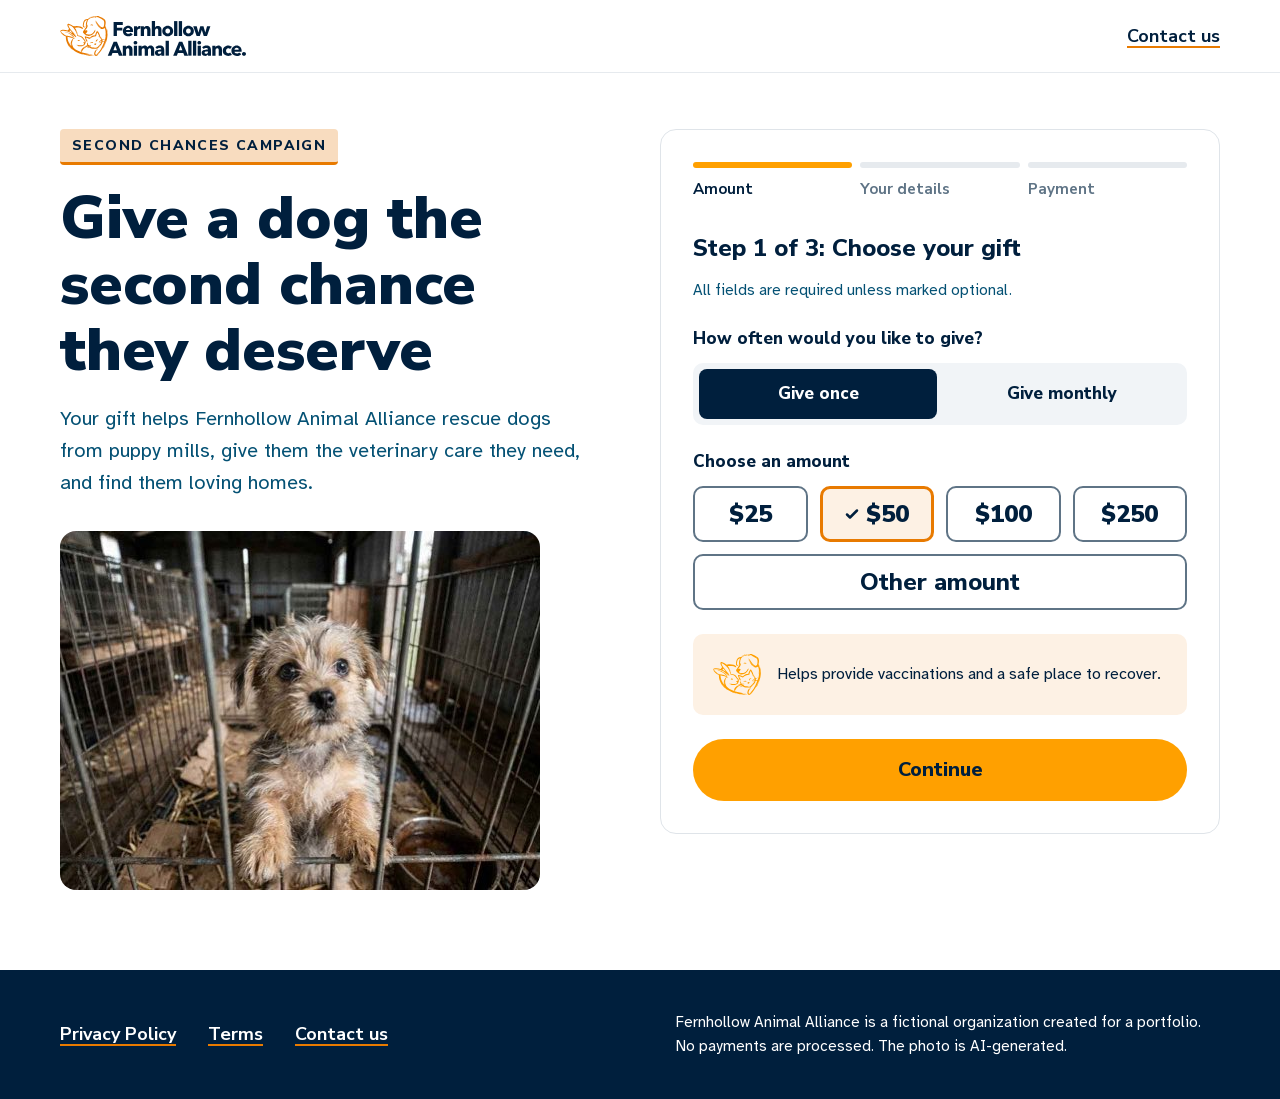
<file: index.html>
<!doctype html>
<html lang="en">
  <head>
    <meta charset="utf-8" />
    <meta name="viewport" content="width=device-width, initial-scale=1" />
    <title>Donate | Fernhollow Animal Alliance</title>
    <meta
      name="description"
      content="Give a rescued dog a second chance with a gift to Fernhollow Animal Alliance, a fictional charity."
    />
    <link rel="icon" href="assets/FAA-Logo-Mark.svg" type="image/svg+xml" />

    <!-- Start downloading the two main fonts early, so text doesn't jump when they arrive -->
    <link
      rel="preload"
      href="assets/fonts/nunito-sans-latin-wght.woff2"
      as="font"
      type="font/woff2"
      crossorigin
    />
    <link
      rel="preload"
      href="assets/fonts/atkinson-hyperlegible-latin-400.woff2"
      as="font"
      type="font/woff2"
      crossorigin
    />

    <link rel="stylesheet" href="styles.css" />
    <!-- "defer" runs the script after the page has been built -->
    <script src="script.js" defer></script>
  </head>
  <body>
    <!-- Lets keyboard users jump past the header. Hidden until it gets focus. -->
    <a class="skip-link" href="#donate">Skip to donation form</a>

    <header class="site-header">
      <a href="index.html" class="logo-link">
        <img
          src="assets/FAA-Logo-horizontal.svg"
          alt="Fernhollow Animal Alliance home"
          width="220"
          height="47"
        />
      </a>
      <a href="#" class="header-link">Contact us</a>
    </header>

    <main class="page">
      <!-- Left column: the campaign story -->
      <div class="story">
        <p class="campaign-tag">Second Chances Campaign</p>
        <!-- script.js swaps this text for the B headline when the URL ends in ?v=b -->
        <h1 id="headline">Give a dog the second chance they deserve</h1>
        <p class="intro">
          Your gift helps Fernhollow Animal Alliance rescue dogs from puppy
          mills, give them the veterinary care they need, and find them loving
          homes.
        </p>
        <!-- On phones the form is below the photo, so this jumps straight to it. CSS hides it on wide screens. -->
        <a href="#donate" class="jump-link">Give now</a>
        <!-- Phones get the smaller 480px photo -->
        <img
          class="story-photo"
          src="assets/Biscuit-puppy-optimized.jpg"
          srcset="
            assets/Biscuit-puppy-optimized-480.jpg 480w,
            assets/Biscuit-puppy-optimized.jpg     962w
          "
          sizes="(max-width: 600px) 100vw, 480px"
          width="962"
          height="720"
          alt="Biscuit, a small scruffy puppy, looks out through the bars of a wire cage."
        />
      </div>

      <!-- Right column: the donation form card -->
      <div class="form-card" id="donate">
        <!-- Progress bar. The colored bars are drawn by CSS.
             script.js fills the hidden "(completed)" text for finished steps. -->
        <ol class="progress" aria-label="Donation progress">
          <li class="progress-step" aria-current="step">
            Amount<span class="visually-hidden completed-text"></span>
          </li>
          <li class="progress-step">
            Your details<span class="visually-hidden completed-text"></span>
          </li>
          <li class="progress-step">
            Payment<span class="visually-hidden completed-text"></span>
          </li>
        </ol>

        <!-- novalidate turns off the browser's own error bubbles, so we can show our own messages -->
        <form class="donation-form" id="donation-form" novalidate>
          <!-- Error summary, shared by all steps. Shown by script.js when a step
               has more than one error. tabindex="-1" lets focus move here. -->
          <div class="error-summary" id="error-summary" tabindex="-1" hidden>
            <span class="error-summary-icon" aria-hidden="true">!</span>
            <div>
              <h2 class="error-summary-title" id="error-summary-title"></h2>
              <!-- Used for one-line messages, like a declined card -->
              <p class="error-summary-text" id="error-summary-text"></p>
              <ul class="error-summary-list" id="error-summary-list"></ul>
            </div>
          </div>

          <!-- Step 1: Choose your gift -->
          <section
            class="form-step"
            id="step-1"
            aria-labelledby="step-1-heading"
          >
            <!-- tabindex="-1" lets the script move focus here when the step changes -->
            <h2 id="step-1-heading" tabindex="-1">
              Step 1 of 3: Choose your gift
            </h2>
            <p class="required-note">
              All fields are required unless marked optional.
            </p>

            <!-- Real radio buttons, styled by CSS to look like a two-part toggle -->
            <fieldset class="frequency">
              <legend>How often would you like to give?</legend>
              <label class="frequency-option">
                <input type="radio" name="frequency" value="once" checked />
                <span class="option-label">
                  Give <span class="option-word">once</span>
                </span>
              </label>
              <label class="frequency-option">
                <input type="radio" name="frequency" value="monthly" />
                <span class="option-label">
                  Give <span class="option-word">monthly</span>
                </span>
              </label>
            </fieldset>

            <!-- Shown by script.js only when "Give monthly" is picked -->
            <p class="monthly-note" id="monthly-note" hidden>
              Monthly gifts let us plan rescues ahead. Cancel any time.
            </p>

            <!-- script.js changes these values and labels when the donor switches to monthly -->
            <fieldset class="amounts">
              <legend>Choose an amount</legend>
              <div class="amount-grid">
                <label class="amount-option">
                  <input type="radio" name="amount" value="25" />
                  <svg
                    class="check-icon"
                    aria-hidden="true"
                    focusable="false"
                    viewBox="0 0 16 16"
                    width="16"
                    height="16"
                  >
                    <path
                      d="M3 8.5l3 3 7-7"
                      fill="none"
                      stroke="currentColor"
                      stroke-width="2.5"
                      stroke-linecap="round"
                      stroke-linejoin="round"
                    />
                  </svg>
                  <span class="amount-text">$25</span>
                </label>
                <label class="amount-option">
                  <input type="radio" name="amount" value="50" checked />
                  <svg
                    class="check-icon"
                    aria-hidden="true"
                    focusable="false"
                    viewBox="0 0 16 16"
                    width="16"
                    height="16"
                  >
                    <path
                      d="M3 8.5l3 3 7-7"
                      fill="none"
                      stroke="currentColor"
                      stroke-width="2.5"
                      stroke-linecap="round"
                      stroke-linejoin="round"
                    />
                  </svg>
                  <span class="amount-text">$50</span>
                </label>
                <label class="amount-option">
                  <input type="radio" name="amount" value="100" />
                  <svg
                    class="check-icon"
                    aria-hidden="true"
                    focusable="false"
                    viewBox="0 0 16 16"
                    width="16"
                    height="16"
                  >
                    <path
                      d="M3 8.5l3 3 7-7"
                      fill="none"
                      stroke="currentColor"
                      stroke-width="2.5"
                      stroke-linecap="round"
                      stroke-linejoin="round"
                    />
                  </svg>
                  <span class="amount-text">$100</span>
                </label>
                <label class="amount-option">
                  <input type="radio" name="amount" value="250" />
                  <svg
                    class="check-icon"
                    aria-hidden="true"
                    focusable="false"
                    viewBox="0 0 16 16"
                    width="16"
                    height="16"
                  >
                    <path
                      d="M3 8.5l3 3 7-7"
                      fill="none"
                      stroke="currentColor"
                      stroke-width="2.5"
                      stroke-linecap="round"
                      stroke-linejoin="round"
                    />
                  </svg>
                  <span class="amount-text">$250</span>
                </label>
                <label class="amount-option amount-option-other">
                  <input type="radio" name="amount" value="other" />
                  <svg
                    class="check-icon"
                    aria-hidden="true"
                    focusable="false"
                    viewBox="0 0 16 16"
                    width="16"
                    height="16"
                  >
                    <path
                      d="M3 8.5l3 3 7-7"
                      fill="none"
                      stroke="currentColor"
                      stroke-width="2.5"
                      stroke-linecap="round"
                      stroke-linejoin="round"
                    />
                  </svg>
                  <span class="amount-text">Other amount</span>
                </label>
              </div>
            </fieldset>

            <!-- Shown by script.js only when "Other amount" is picked -->
            <div class="field other-amount" id="other-amount-box" hidden>
              <label for="other-amount">Other amount (USD)</label>
              <p class="hint" id="other-amount-hint">Minimum gift is $5</p>
              <div class="money-input">
                <!-- The label already says USD, so screen readers skip the $ sign -->
                <span class="money-prefix" aria-hidden="true">$</span>
                <input
                  class="text-input"
                  type="text"
                  id="other-amount"
                  name="other-amount"
                  inputmode="decimal"
                  autocomplete="off"
                  aria-describedby="other-amount-hint other-amount-error"
                />
              </div>
              <!-- Empty until there's an error to show. All amount errors go here. -->
              <p class="error-message" id="other-amount-error"></p>
            </div>

            <!-- Screen readers read this out politely whenever the amount changes -->
            <div class="impact">
              <img
                class="impact-icon"
                src="assets/FAA-Logo-Mark.svg"
                alt=""
                width="48"
                height="40"
              />
              <p class="impact-message" id="impact-message" aria-live="polite">
                Helps provide vaccinations and a safe place to recover.
              </p>
            </div>

            <button type="submit" class="button-primary">Continue</button>
          </section>

          <!-- Step 2: Your details. Hidden until step 1 is done. -->
          <section
            class="form-step"
            id="step-2"
            aria-labelledby="step-2-heading"
            hidden
          >
            <h2 id="step-2-heading" tabindex="-1">Step 2 of 3: Your details</h2>
            <p class="required-note">
              All fields are required unless marked optional.
            </p>

            <!-- script.js fills in the amount and how often -->
            <p class="gift-summary">
              Your gift: <strong id="gift-amount">$50</strong>
              <span id="gift-frequency">one-time</span>.
              <!-- A button, because it does something on the page instead of going somewhere -->
              <button type="button" class="link-button" id="change-gift">
                Change<span class="visually-hidden"> your gift</span>
              </button>
            </p>

            <!-- Pairs of fields: side by side from 480px, stacked on small phones -->
            <div class="field-row">
              <div class="field">
                <label for="first-name">First name</label>
                <input
                  class="text-input"
                  type="text"
                  id="first-name"
                  name="first-name"
                  autocomplete="given-name"
                  aria-describedby="first-name-error"
                />
                <p class="error-message" id="first-name-error"></p>
              </div>
              <div class="field">
                <label for="last-name">Last name</label>
                <input
                  class="text-input"
                  type="text"
                  id="last-name"
                  name="last-name"
                  autocomplete="family-name"
                  aria-describedby="last-name-error"
                />
                <p class="error-message" id="last-name-error"></p>
              </div>
            </div>

            <div class="field">
              <label for="email">Email address</label>
              <p class="hint" id="email-hint">We'll send your receipt here.</p>
              <input
                class="text-input"
                type="email"
                id="email"
                name="email"
                autocomplete="email"
                aria-describedby="email-hint email-error"
              />
              <p class="error-message" id="email-error"></p>
            </div>

            <div class="field-row">
              <div class="field">
                <label for="country">Country</label>
                <select
                  class="text-input"
                  id="country"
                  name="country"
                  autocomplete="country-name"
                  aria-describedby="country-error"
                >
                  <option value="">Select…</option>
                  <option value="US">United States</option>
                  <option value="CA">Canada</option>
                  <option value="GB">United Kingdom</option>
                  <option value="AU">Australia</option>
                  <option value="IE">Ireland</option>
                  <option value="NZ">New Zealand</option>
                  <option value="ZA">South Africa</option>
                </select>
                <p class="error-message" id="country-error"></p>
              </div>

              <div class="field">
                <label for="postal-code">Postal code</label>
                <input
                  class="text-input"
                  type="text"
                  id="postal-code"
                  name="postal-code"
                  autocomplete="postal-code"
                  aria-describedby="postal-code-error"
                />
                <p class="error-message" id="postal-code-error"></p>
              </div>
            </div>

            <!-- Unticked by default, and separate from giving -->
            <div class="checkbox-field">
              <input type="checkbox" id="email-updates" name="email-updates" />
              <label for="email-updates">
                Yes, email me updates about rescues and ways to help. You can
                unsubscribe at any time.
              </label>
            </div>

            <!-- type="button" so Back doesn't submit the form -->
            <div class="step-buttons">
              <button
                type="button"
                class="button-secondary"
                id="back-to-step-1"
              >
                Back
              </button>
              <button type="submit" class="button-primary">
                Continue to payment
              </button>
            </div>

            <p class="privacy-note">
              We use your details to process your gift and send your receipt.
              Read our <a href="#">Privacy Policy</a>.
            </p>
          </section>

          <!-- Step 3: Payment. Hidden until step 2 is done. -->
          <section
            class="form-step"
            id="step-3"
            aria-labelledby="step-3-heading"
            hidden
          >
            <h2 id="step-3-heading" tabindex="-1">Step 3 of 3: Payment</h2>
            <p class="required-note">
              All fields are required unless marked optional.
            </p>

            <p class="demo-note">
              <strong>This is a demo.</strong> No payment will be processed. Use
              the test card <strong>4242 4242 4242 4242</strong> with any future
              expiry date and any 3-digit CVC.
            </p>

            <!-- The card fields have no "name", so the browser can never
                 include them if the form is ever submitted -->
            <div class="field">
              <label for="card-number">Card number</label>
              <input
                class="text-input"
                type="text"
                id="card-number"
                inputmode="numeric"
                autocomplete="cc-number"
                aria-describedby="card-number-error"
              />
              <p class="error-message" id="card-number-error"></p>
            </div>

            <div class="field-row">
              <div class="field">
                <label for="card-expiry">Expiry date (MM/YY)</label>
                <input
                  class="text-input"
                  type="text"
                  id="card-expiry"
                  inputmode="numeric"
                  autocomplete="cc-exp"
                  aria-describedby="card-expiry-error"
                />
                <p class="error-message" id="card-expiry-error"></p>
              </div>

              <div class="field">
                <label for="card-cvc">Security code (CVC)</label>
                <input
                  class="text-input"
                  type="text"
                  id="card-cvc"
                  inputmode="numeric"
                  autocomplete="cc-csc"
                  aria-describedby="card-cvc-error"
                />
                <p class="error-message" id="card-cvc-error"></p>
              </div>
            </div>

            <!-- Unticked by default. script.js fills in the fee. -->
            <div class="checkbox-field">
              <input type="checkbox" id="cover-fee" name="cover-fee" />
              <label for="cover-fee">
                Add <strong id="fee-amount">$1.75</strong> to cover processing
                fees, so more of my gift goes to animals.
              </label>
            </div>

            <!-- Shown by script.js only for monthly gifts -->
            <p class="monthly-notice" id="monthly-notice" hidden>
              You'll be charged <strong id="monthly-total">$15</strong> today
              and then every month until you cancel. You can cancel at any time.
            </p>

            <div class="step-buttons">
              <button
                type="button"
                class="button-secondary"
                id="back-to-step-2"
              >
                Back
              </button>
              <!-- script.js writes the amount, like "Give $50 once" -->
              <button type="submit" class="button-primary" id="give-button">
                Give $50 once
              </button>
            </div>

            <p class="privacy-note">
              This is a demo, so card details are never sent or stored.
            </p>

            <!-- Hidden on screen. Screen readers announce what's put in here,
                 like "Processing your gift…" -->
            <p class="visually-hidden" role="status" id="payment-status"></p>
          </section>
        </form>

        <!-- Thank-you step. Shown by script.js after a successful payment.
             It sits outside the form, so its buttons can never submit it. -->
        <section
          class="thank-you"
          id="thank-you"
          aria-labelledby="thank-you-heading"
          hidden
        >
          <img
            class="thank-you-logo"
            src="assets/FAA-Logo-Mark.svg"
            alt=""
            width="64"
            height="54"
          />
          <!-- tabindex="-1" lets the script move focus here -->
          <h2 id="thank-you-heading" tabindex="-1">
            Thank you, <span id="thank-you-name"></span>.
          </h2>
          <!-- script.js fills in the amount, how often and the email -->
          <p>
            Your <strong id="thank-you-gift">$50 one-time</strong> gift is
            helping dogs like Biscuit get the care and the home they deserve. A
            receipt is on its way to <strong id="thank-you-email"></strong>.
          </p>
          <!-- Straight after the receipt sentence, because it's about that sentence -->
          <p class="privacy-note demo-email-note">
            Demo: no email is actually sent.
          </p>
          <!-- What the gift does, reusing step 1's impact lines -->
          <p class="thank-you-impact" id="thank-you-impact"></p>

          <div class="thank-you-card">
            <h3>Add your voice</h3>
            <p>Sign our petition to end puppy mill cruelty.</p>
            <a href="petition.html" class="button-primary">Sign the petition</a>
          </div>

          <div class="thank-you-card">
            <h3>Spread the word</h3>
            <p>Share this campaign with a friend.</p>
            <button
              type="button"
              class="button-secondary"
              id="copy-link-button"
            >
              Copy link
            </button>
            <!-- Shown only if the browser can't copy for us -->
            <div class="field" id="copy-fallback" hidden>
              <label for="share-link">Copy this link:</label>
              <input class="text-input" type="text" id="share-link" readonly />
            </div>
          </div>

          <!-- Shown only to donors who didn't tick the email box in step 2 -->
          <div class="updates-signup" id="updates-signup" hidden>
            <p>Want to hear how your gift is used?</p>
            <button type="button" class="button-secondary" id="updates-button">
              Sign up for updates
            </button>
            <!-- tabindex="-1" lets focus move here when the button disappears -->
            <p class="thank-you-note" id="updates-done" tabindex="-1" hidden>
              You're signed up for updates.
            </p>
          </div>

          <button
            type="button"
            class="button-secondary restart-button"
            id="restart-button"
          >
            Restart demo
          </button>

          <!-- Hidden on screen. Screen readers announce what's put in here,
               like "Link copied" -->
          <p class="visually-hidden" role="status" id="thank-you-status"></p>
        </section>
      </div>
    </main>

    <footer class="site-footer">
      <ul class="footer-links">
        <li><a href="#">Privacy Policy</a></li>
        <li><a href="#">Terms</a></li>
        <li><a href="#">Contact us</a></li>
      </ul>
      <p class="footer-note">
        Fernhollow Animal Alliance is a fictional organization created for a
        portfolio. No payments are processed. The photo is AI-generated.
      </p>
    </footer>
  </body>
</html>
</file>
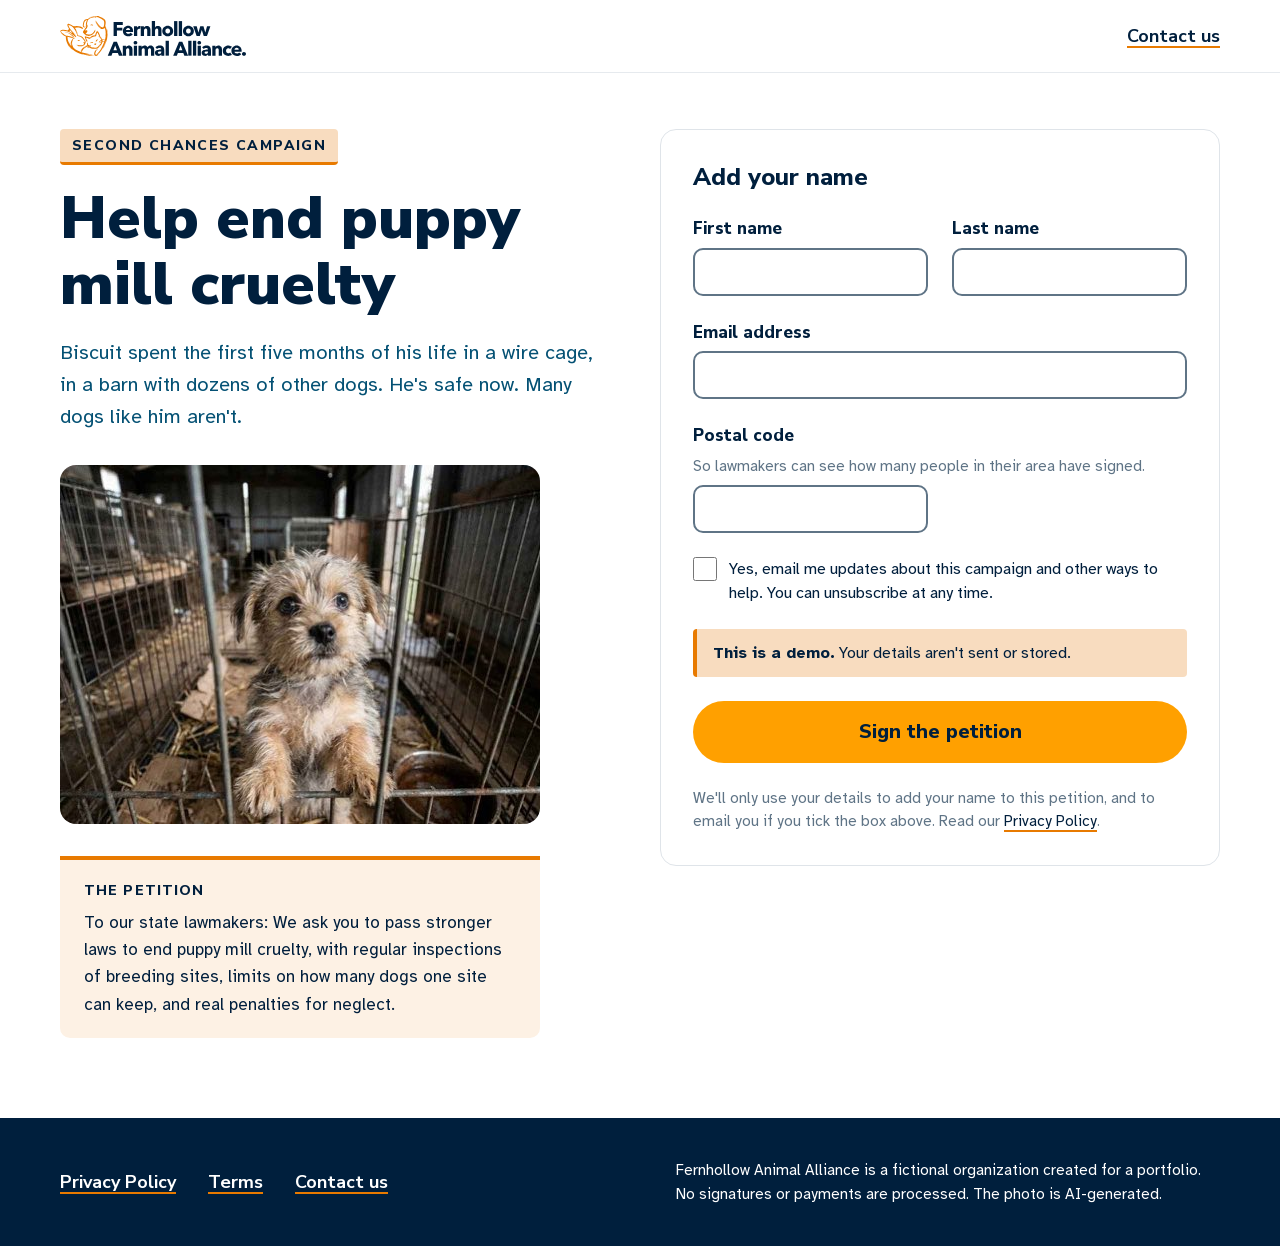
<file: petition.html>
<!doctype html>
<html lang="en">
  <head>
    <meta charset="utf-8" />
    <meta name="viewport" content="width=device-width, initial-scale=1" />
    <title>Sign the petition | Fernhollow Animal Alliance</title>
    <meta
      name="description"
      content="Add your name to Fernhollow Animal Alliance's petition to end puppy mill cruelty. Fernhollow is a fictional charity."
    />
    <link rel="icon" href="assets/FAA-Logo-Mark.svg" type="image/svg+xml" />

    <!-- Start downloading the two main fonts early, so text doesn't jump when they arrive -->
    <link
      rel="preload"
      href="assets/fonts/nunito-sans-latin-wght.woff2"
      as="font"
      type="font/woff2"
      crossorigin
    />
    <link
      rel="preload"
      href="assets/fonts/atkinson-hyperlegible-latin-400.woff2"
      as="font"
      type="font/woff2"
      crossorigin
    />

    <link rel="stylesheet" href="styles.css" />
    <!-- "defer" runs the script after the page has been built -->
    <script src="petition.js" defer></script>
  </head>
  <body>
    <!-- Lets keyboard users jump past the header. Hidden until it gets focus. -->
    <a class="skip-link" href="#petition">Skip to the petition</a>

    <!-- Header and footer are copied from index.html. With no templating,
         copying is the simplest way to share them. -->
    <header class="site-header">
      <a href="index.html" class="logo-link">
        <img
          src="assets/FAA-Logo-horizontal.svg"
          alt="Fernhollow Animal Alliance home"
          width="220"
          height="47"
        />
      </a>
      <a href="#" class="header-link">Contact us</a>
    </header>

    <main class="page">
      <!-- Left column: why the petition matters -->
      <div class="story">
        <p class="campaign-tag">Second Chances Campaign</p>
        <h1>Help end puppy mill cruelty</h1>
        <p class="intro">
          Biscuit spent the first five months of his life in a wire cage, in a
          barn with dozens of other dogs. He's safe now. Many dogs like him
          aren't.
        </p>
        <!-- On phones the form is below the photo, so this jumps straight to it. CSS hides it on wide screens. -->
        <a href="#petition" class="jump-link">Sign now</a>
        <!-- Phones get the smaller 480px photo -->
        <img
          class="story-photo"
          src="assets/Biscuit-puppy-optimized.jpg"
          srcset="
            assets/Biscuit-puppy-optimized-480.jpg 480w,
            assets/Biscuit-puppy-optimized.jpg     962w
          "
          sizes="(max-width: 600px) 100vw, 480px"
          width="962"
          height="720"
          alt="Biscuit, a small scruffy puppy, looks out through the bars of a wire cage."
        />

        <div class="petition-statement">
          <h2>The petition</h2>
          <p>
            To our state lawmakers: We ask you to pass stronger laws to end
            puppy mill cruelty, with regular inspections of breeding sites,
            limits on how many dogs one site can keep, and real penalties for
            neglect.
          </p>
        </div>
      </div>

      <!-- Right column: the petition card -->
      <div class="form-card" id="petition">
        <!-- novalidate turns off the browser's own error bubbles, so we can show our own messages.
             The fields have no "name", so the browser can never put anyone's
             details into the page address, even if the script fails. -->
        <form class="petition-form" id="petition-form" novalidate>
          <!-- tabindex="-1" lets Restart demo move focus back here -->
          <h2 id="petition-heading" tabindex="-1">Add your name</h2>

          <!-- Error summary. Shown by petition.js when there's more than one error.
               tabindex="-1" lets focus move here. -->
          <div class="error-summary" id="error-summary" tabindex="-1" hidden>
            <span class="error-summary-icon" aria-hidden="true">!</span>
            <div>
              <h3 class="error-summary-title" id="error-summary-title"></h3>
              <ul class="error-summary-list" id="error-summary-list"></ul>
            </div>
          </div>

          <!-- Pairs of fields: side by side from 480px, stacked on small phones -->
          <div class="field-row">
            <div class="field">
              <label for="first-name">First name</label>
              <input
                class="text-input"
                type="text"
                id="first-name"
                autocomplete="given-name"
                aria-describedby="first-name-error"
              />
              <p class="error-message" id="first-name-error"></p>
            </div>
            <div class="field">
              <label for="last-name">Last name</label>
              <input
                class="text-input"
                type="text"
                id="last-name"
                autocomplete="family-name"
                aria-describedby="last-name-error"
              />
              <p class="error-message" id="last-name-error"></p>
            </div>
          </div>

          <div class="field">
            <label for="email">Email address</label>
            <input
              class="text-input"
              type="email"
              id="email"
              autocomplete="email"
              aria-describedby="email-error"
            />
            <p class="error-message" id="email-error"></p>
          </div>

          <div class="field postal-code-field">
            <label for="postal-code">Postal code</label>
            <p class="hint" id="postal-code-hint">
              So lawmakers can see how many people in their area have signed.
            </p>
            <input
              class="text-input"
              type="text"
              id="postal-code"
              autocomplete="postal-code"
              aria-describedby="postal-code-hint postal-code-error"
            />
            <p class="error-message" id="postal-code-error"></p>
          </div>

          <!-- Unticked by default -->
          <div class="checkbox-field">
            <input type="checkbox" id="email-updates" />
            <label for="email-updates">
              Yes, email me updates about this campaign and other ways to help.
              You can unsubscribe at any time.
            </label>
          </div>

          <p class="demo-note">
            <strong>This is a demo.</strong> Your details aren't sent or stored.
          </p>

          <button type="submit" class="button-primary">
            Sign the petition
          </button>

          <p class="privacy-note">
            We'll only use your details to add your name to this petition, and
            to email you if you tick the box above. Read our
            <a href="#">Privacy Policy</a>.
          </p>
        </form>

        <!-- Shown by petition.js after signing. It sits outside the form,
             so its buttons can never submit it. -->
        <section
          class="petition-thank-you"
          id="petition-thank-you"
          aria-labelledby="petition-thank-you-heading"
          hidden
        >
          <img src="assets/FAA-Logo-Mark.svg" alt="" width="64" height="54" />
          <!-- tabindex="-1" lets the script move focus here -->
          <h2 id="petition-thank-you-heading" tabindex="-1">
            Thank you, <span id="signer-name"></span>. You've signed the
            petition.
          </h2>
          <p class="demo-note">Demo: your signature isn't stored.</p>

          <div class="next-ask">
            <h3>Can you go one step further?</h3>
            <p>
              Signatures change laws. Gifts rescue dogs today. $50 helps give a
              rescued dog vaccinations and a safe place to recover.
            </p>
            <!-- UTM tags show reports that this gift came from the petition.
                 No personal details go in the link. #donate lands on the form. -->
            <a
              class="button-primary"
              href="index.html?utm_source=petition&amp;utm_medium=web&amp;utm_campaign=second-chances&amp;utm_content=petition-thank-you#donate"
            >
              Give $50 today
            </a>
          </div>

          <button type="button" class="link-button" id="restart-petition">
            Restart demo
          </button>
        </section>
      </div>
    </main>

    <footer class="site-footer">
      <ul class="footer-links">
        <li><a href="#">Privacy Policy</a></li>
        <li><a href="#">Terms</a></li>
        <li><a href="#">Contact us</a></li>
      </ul>
      <p class="footer-note">
        Fernhollow Animal Alliance is a fictional organization created for a
        portfolio. No signatures or payments are processed. The photo is
        AI-generated.
      </p>
    </footer>
  </body>
</html>
</file>
<file: styles.css>
/* ==========================================================
   Fonts
   Loaded from our own files. "swap" shows text straight away
   in a backup font, then switches when the real font arrives.
   ========================================================== */

/* Nunito Sans is a variable font: one file holds every weight
   from 200 to 1000, so we tell the browser the full range */
@font-face {
  font-family: "Nunito Sans";
  src: url("assets/fonts/nunito-sans-latin-wght.woff2") format("woff2");
  font-weight: 200 1000;
  font-display: swap;
}

@font-face {
  font-family: "Atkinson Hyperlegible";
  src: url("assets/fonts/atkinson-hyperlegible-latin-400.woff2") format("woff2");
  font-weight: 400;
  font-display: swap;
}

@font-face {
  font-family: "Atkinson Hyperlegible";
  src: url("assets/fonts/atkinson-hyperlegible-latin-700.woff2") format("woff2");
  font-weight: 700;
  font-display: swap;
}

/* ==========================================================
   Variables
   Brand colors, fonts and sizes, so we only have to change
   them in one place. Contrast notes come from _tokens.scss.
   ========================================================== */

:root {
  /* Colors */
  --navy: #001f3d; /* Main text. 16.6:1 on white */
  --teal: #045174; /* Intro text. 8.6:1 on white */
  --amber: #ffa000; /* Buttons, with navy text (8.1:1) */
  --orange: #e87a00; /* Borders and underlines only, never text on white */
  --peach: #f8dcbf;
  --cream: #fdf1e4;
  --slate: #5f7486; /* Small text and form control borders. 4.9:1 on white */
  --mist: #f1f4f7;
  --line: #dfe4e9; /* Card edges only */
  --line-light: #e6eaee; /* Decorative lines only */
  --white: #fff;

  /* Fonts */
  --font-heading: "Nunito Sans", system-ui, sans-serif;
  --font-body: "Atkinson Hyperlegible", system-ui, sans-serif;

  /* Rounded corners */
  --radius-sm: 4px;
  --radius-md: 10px;
  --radius-lg: 16px;
  --radius-pill: 999px;

  /* Layout */
  --container-max: 1160px;
  --gutter: 16px; /* Space at the sides of the page. Grows on wide screens. */

  /* Focus outline */
  --focus-width: 3px;
  --focus-offset: 3px;
}

/* ==========================================================
   Basics
   ========================================================== */

/* Make widths include padding and borders, so sizes add up as expected */
*,
*::before,
*::after {
  box-sizing: border-box;
}

/* Remove the browser's default spacing. We add our own. */
body,
h1,
h2,
h3,
p,
ol,
ul,
fieldset {
  margin: 0;
}

body {
  background: var(--white);
  color: var(--navy);
  font-family: var(--font-body);
  font-size: 1rem;
  line-height: 1.5;
}

/* Images never grow wider than the space they sit in */
img,
svg {
  display: block;
  max-width: 100%;
}

img {
  height: auto;
}

/* Form controls use the page font instead of the browser's own */
input,
button {
  font: inherit;
}

/* Anything with the "hidden" attribute stays hidden,
   even if another rule below gives it a display style */
[hidden] {
  display: none !important;
}

/* ==========================================================
   Shared pieces
   ========================================================== */

/* A clear outline on whatever has keyboard focus */
:focus-visible {
  outline: var(--focus-width) solid var(--navy);
  outline-offset: var(--focus-offset);
}

/* Navy text with an orange underline. Orange is decoration only. */
a {
  color: var(--navy);
  text-decoration-color: var(--orange);
  text-decoration-thickness: 2px;
  text-underline-offset: 4px;
}

/* Hidden above the page until someone presses Tab */
.skip-link {
  position: absolute;
  top: -100px;
  left: var(--gutter);
  z-index: 10;
  padding: 12px 20px;
  border-radius: var(--radius-pill);
  background: var(--amber);
  font-family: var(--font-heading);
  font-weight: 800;
  text-decoration: none;
}

.skip-link:focus {
  top: 16px;
}

/* The amber button style, shared by Continue and the "Give now" link.
   Navy text on amber (8.1:1) and on orange when hovered (5.7:1). */
.button-primary,
.jump-link {
  display: block;
  width: 100%;
  padding: 16px 24px;
  border: 0;
  border-radius: var(--radius-pill);
  background: var(--amber);
  color: var(--navy);
  font-family: var(--font-heading);
  font-size: 1.25rem;
  font-weight: 800;
  text-align: center;
  text-decoration: none;
  cursor: pointer;
}

.button-primary:hover,
.jump-link:hover {
  background: var(--orange);
}

/* While a payment is processing, the Give button can't be pressed again */
.button-primary[aria-disabled="true"] {
  cursor: progress;
}

/* The quieter button, used for Back: navy outline on white */
.button-secondary {
  padding: 14px 24px;
  border: 2px solid var(--navy);
  border-radius: var(--radius-pill);
  background: var(--white);
  color: var(--navy);
  font-family: var(--font-heading);
  font-size: 1.25rem;
  font-weight: 800;
  cursor: pointer;
}

.button-secondary:hover {
  background: var(--mist);
}

/* A button that looks like a link, for "Change" */
.link-button {
  padding: 0;
  border: 0;
  background: none;
  color: var(--navy);
  font-weight: 700;
  text-decoration: underline;
  text-decoration-color: var(--orange);
  text-decoration-thickness: 2px;
  text-underline-offset: 4px;
  cursor: pointer;
}

/* ==========================================================
   Page layout
   Phones first: one column. Wide screens: two columns.
   The side padding keeps content inside 1160px, centered,
   while the header border and footer color still reach the edges.
   ========================================================== */

.site-header,
.page,
.site-footer {
  padding-inline: max(var(--gutter), (100% - var(--container-max)) / 2);
}

.page {
  display: grid;
  gap: 40px;
  padding-block: 32px 56px;
}

/* ==========================================================
   Header
   ========================================================== */

.site-header {
  display: flex;
  align-items: center;
  justify-content: space-between;
  gap: 16px;
  padding-block: 16px;
  border-bottom: 1px solid var(--line-light);
}

.logo-link img {
  width: 170px;
}

.header-link {
  font-family: var(--font-heading);
  font-weight: 700;
  font-size: 1.125rem;
}

/* ==========================================================
   Story column (left)
   ========================================================== */

.campaign-tag {
  display: inline-block;
  padding: 6px 12px;
  border-bottom: 3px solid var(--orange);
  border-radius: var(--radius-sm);
  background: var(--peach);
  font-family: var(--font-heading);
  font-size: 0.875rem;
  font-weight: 800;
  letter-spacing: 0.1em;
  text-transform: uppercase;
}

/* When a heading or question wraps, split it into even lines,
   so one word isn't left alone on the last line */
h1,
h2,
legend {
  text-wrap: balance;
}

/* Grows with the screen, between 36px and 60px */
h1 {
  margin-top: 20px;
  font-family: var(--font-heading);
  font-size: clamp(2.25rem, 1.5rem + 3vw, 3.75rem);
  font-weight: 900;
  line-height: 1.1;
}

.intro {
  max-width: 36rem;
  margin-top: 20px;
  color: var(--teal);
  font-size: 1.125rem;
  line-height: 1.6;
}

.jump-link {
  margin-top: 24px;
}

.story-photo {
  width: 100%;
  max-width: 480px;
  margin-top: 32px;
  border-radius: var(--radius-lg);
}

/* ==========================================================
   Form card (right)
   ========================================================== */

.form-card {
  padding: 24px;
  border: 1px solid var(--line);
  border-radius: var(--radius-lg);
  background: var(--white);
  /* Leaves a little space above the card when a link jumps to it */
  scroll-margin-top: 16px;
}

/* Progress bar: a thin bar above each step name */
.progress {
  display: grid;
  grid-template-columns: repeat(3, 1fr);
  gap: 8px;
  margin-bottom: 32px;
  padding: 0;
  list-style: none;
  color: var(--slate);
  font-family: var(--font-heading);
  font-size: 0.95rem;
  font-weight: 700;
}

.progress-step::before {
  content: "";
  display: block;
  height: 6px;
  margin-bottom: 10px;
  border-radius: var(--radius-pill);
  background: var(--line-light);
}

/* The step the donor is on */
.progress-step[aria-current="step"] {
  color: var(--navy);
}

.progress-step[aria-current="step"]::before {
  background: var(--amber);
}

/* Finished steps keep their amber bar. Screen readers hear "(completed)". */
.progress-step.is-complete {
  color: var(--navy);
}

.progress-step.is-complete::before {
  background: var(--amber);
}

/* Each step stacks its parts with even space between them */
.form-step {
  display: flex;
  flex-direction: column;
  gap: 24px;
}

.form-step h2 {
  font-family: var(--font-heading);
  font-size: 1.5rem;
  font-weight: 800;
  line-height: 1.25;
  /* Leaves a little space above the heading when focus scrolls to it */
  scroll-margin-top: 16px;
}

.required-note {
  margin-top: -8px;
  color: var(--teal);
  font-size: 0.95rem;
}

/* Remove the default box around groups of options */
fieldset {
  min-width: 0;
  padding: 0;
  border: 0;
}

legend {
  padding: 0 0 12px;
  font-family: var(--font-heading);
  font-size: 1.0625rem;
  font-weight: 800;
}

/* Hidden on screen but still read by screen readers.
   Used for the "Error:" label, and for the real radio circles,
   where the styled box around each one is what people see. */
.visually-hidden,
.frequency-option input,
.amount-option input {
  position: absolute;
  width: 1px;
  height: 1px;
  overflow: hidden;
  clip-path: inset(50%);
  white-space: nowrap;
}

/* --- Frequency: two radios that look like one toggle --- */

.frequency {
  display: grid;
  grid-template-columns: 1fr 1fr;
}

.frequency-option {
  padding: 6px;
  background: var(--mist);
  cursor: pointer;
}

.frequency-option:first-of-type {
  padding-right: 3px;
  border-radius: var(--radius-md) 0 0 var(--radius-md);
}

.frequency-option:last-of-type {
  padding-left: 3px;
  border-radius: 0 var(--radius-md) var(--radius-md) 0;
}

.option-label {
  display: block;
  padding: 12px 8px;
  border-radius: 8px;
  font-family: var(--font-heading);
  font-size: 1.0625rem;
  font-weight: 800;
  text-align: center;
}

/* The chosen option fills navy */
.frequency-option input:checked + .option-label {
  background: var(--navy);
  color: var(--white);
}

/* The radio itself is hidden, so show the focus outline on its box instead */
.frequency-option:has(input:focus-visible) {
  outline: var(--focus-width) solid var(--navy);
  outline-offset: var(--focus-offset);
}

.monthly-note {
  margin-top: -8px;
  color: var(--teal);
}

/* --- Amounts --- */

/* Two across on small phones, so "$250" still fits */
.amount-grid {
  display: grid;
  grid-template-columns: repeat(2, 1fr);
  gap: 12px;
}

.amount-option {
  display: flex;
  align-items: center;
  justify-content: center;
  gap: 6px;
  min-height: 56px;
  padding: 8px;
  border: 2px solid var(--slate);
  border-radius: var(--radius-md);
  background: var(--white);
  font-family: var(--font-heading);
  font-size: 1.375rem;
  font-weight: 900;
  cursor: pointer;
}

/* "Other amount" takes a whole row */
.amount-option-other {
  grid-column: 1 / -1;
  font-size: 1.125rem;
  font-weight: 800;
}

.amount-option:hover {
  border-color: var(--navy);
}

/* The check icon only shows on the chosen amount */
.check-icon {
  display: none;
  flex-shrink: 0;
}

/* The chosen amount: thicker orange border, cream fill and a check icon,
   so it never relies on color alone. The padding shrinks by 1px to make
   up for the thicker border, so the box stays the same size. */
.amount-option:has(input:checked) {
  padding: 7px;
  border: 3px solid var(--orange);
  background: var(--cream);
}

.amount-option:has(input:checked) .check-icon {
  display: block;
}

/* The radio itself is hidden, so show the focus outline on its box instead */
.amount-option:has(input:focus-visible) {
  outline: var(--focus-width) solid var(--navy);
  outline-offset: var(--focus-offset);
}

/* --- Fields: a label, an optional hint, the input and an error spot --- */

.field label {
  display: block;
  margin-bottom: 6px;
  font-family: var(--font-heading);
  font-size: 1.0625rem;
  font-weight: 800;
  /* Leaves space above the label when an error summary link scrolls to it */
  scroll-margin-top: 16px;
}

.hint {
  margin-bottom: 8px;
  color: var(--slate);
  font-size: 0.95rem;
}

/* Every text box and the country select share this look */
.text-input {
  width: 100%;
  min-height: 48px;
  padding: 8px 12px;
  border: 2px solid var(--slate);
  border-radius: var(--radius-md);
  background: var(--white);
  color: var(--navy);
  font-size: 1.125rem;
}

/* When typing in a box: a navy border with a soft peach ring around it,
   instead of the usual navy outline, which looked too heavy here.
   The see-through outline only shows in Windows high-contrast mode,
   which removes shadows, so focus is still visible there. */
.text-input:focus-visible {
  border-color: var(--navy);
  outline: 2px solid transparent;
  box-shadow: 0 0 0 4px var(--peach);
}

/* Pairs of fields (first and last name, country and postal code):
   stacked on small phones, side by side from 480px */
.field-row {
  display: grid;
  gap: 24px;
}

/* --- Other amount box --- */

/* The $ sits inside the input, on the left */
.money-input {
  position: relative;
}

.money-prefix {
  position: absolute;
  top: 50%;
  left: 14px;
  transform: translateY(-50%);
  font-size: 1.125rem;
}

.money-input .text-input {
  padding-left: 30px;
}

/* --- Step 2 pieces --- */

/* Light grey boxes for the gift summary (step 2) and monthly notice (step 3) */
.gift-summary,
.monthly-notice {
  padding: 12px 16px;
  border-radius: var(--radius-md);
  background: var(--mist);
}

/* The browser's own checkbox, a bit bigger and navy when ticked */
.checkbox-field {
  display: flex;
  align-items: flex-start;
  gap: 12px;
}

.checkbox-field input {
  flex-shrink: 0;
  width: 24px;
  height: 24px;
  margin: 0;
  accent-color: var(--navy);
}

/* Back and Continue sit side by side. On narrow phones,
   Continue drops below Back instead of squashing its words. */
.step-buttons {
  display: flex;
  flex-wrap: wrap;
  gap: 12px;
}

.step-buttons .button-primary {
  flex: 1 1 12rem;
  width: auto;
}

/* The privacy line (step 2) and the "never sent or stored" line (step 3) */
.privacy-note {
  color: var(--slate);
  font-size: 0.95rem;
}

/* --- Step 3 pieces --- */

/* The demo note: peach with an orange stripe, navy text (12.7:1) */
.demo-note {
  padding: 12px 16px;
  border-left: 4px solid var(--orange);
  border-radius: var(--radius-sm);
  background: var(--peach);
}

/* --- Errors --- */

/* A field group with an error gets an orange stripe down its left side */
.has-error {
  padding-left: 12px;
  border-left: 4px solid var(--orange);
}

/* An input with an error gets a navy border, not orange,
   because orange is too faint for a field's edge (2.9:1) */
.text-input[aria-invalid="true"] {
  border-color: var(--navy);
}

/* Bold navy words with a "!" icon, so errors never rely on color alone */
.error-message {
  display: flex;
  align-items: flex-start;
  gap: 8px;
  margin-top: 8px;
  font-weight: 700;
}

/* Empty error spots take up no space */
.error-message:empty {
  display: none;
}

/* Navy "!" on an orange circle (5.7:1) */
.error-icon {
  display: grid;
  place-items: center;
  flex-shrink: 0;
  width: 20px;
  height: 20px;
  margin-top: 2px;
  border-radius: 50%;
  background: var(--orange);
  color: var(--navy);
  font-family: var(--font-heading);
  font-size: 0.8125rem;
  font-weight: 900;
}

/* The summary box: shown when a step has more than one error.
   White text on navy (16.6:1), with links to each field. */
.error-summary {
  display: flex;
  gap: 12px;
  margin-bottom: 24px;
  padding: 16px 18px;
  border-radius: var(--radius-md);
  background: var(--navy);
  color: var(--white);
}

/* Navy "!" on an amber circle (8.1:1) */
.error-summary-icon {
  display: grid;
  place-items: center;
  flex-shrink: 0;
  width: 24px;
  height: 24px;
  border-radius: 50%;
  background: var(--amber);
  color: var(--navy);
  font-family: var(--font-heading);
  font-weight: 900;
}

.error-summary-title {
  font-family: var(--font-heading);
  font-size: 1.0625rem;
  font-weight: 800;
}

.error-summary-text {
  margin-top: 6px;
}

/* The summary uses either the one-line text or the list,
   so whichever one is empty takes up no space */
.error-summary-text:empty,
.error-summary-list:empty {
  display: none;
}

/* A bulleted list, so each error reads as its own item */
.error-summary-list {
  display: grid;
  gap: 6px;
  margin-top: 8px;
  padding-left: 1.25rem;
  list-style: disc;
}

/* Amber bullets on navy (8.1:1) */
.error-summary-list li::marker {
  color: var(--amber);
}

/* White links with orange underlines, like the footer (5.7:1) */
.error-summary a {
  color: var(--white);
}

/* Navy outlines would vanish on the navy box, so use amber here */
.error-summary a:focus-visible {
  outline-color: var(--amber);
}

/* --- Impact message --- */

.impact {
  display: flex;
  align-items: center;
  gap: 16px;
  padding: 20px;
  border-radius: var(--radius-md);
  background: var(--cream);
}

.impact-icon {
  flex-shrink: 0;
}

/* ==========================================================
   Thank-you step
   ========================================================== */

/* Stacks its parts with even space between them, like the form steps */
.thank-you {
  display: flex;
  flex-direction: column;
  gap: 20px;
}

.thank-you-logo {
  align-self: center;
}

.thank-you h2 {
  font-family: var(--font-heading);
  font-size: 1.75rem;
  font-weight: 900;
  line-height: 1.2;
  text-align: center;
  /* Leaves a little space above the heading when focus scrolls to it */
  scroll-margin-top: 16px;
}

/* Sits close under the receipt sentence it's about */
.demo-email-note {
  margin-top: -12px;
}

/* What the gift does: the same cream box as the impact line in step 1 */
.thank-you-impact {
  padding: 16px 20px;
  border-radius: var(--radius-md);
  background: var(--cream);
}

/* The petition and share cards. They stack, because even on desktop
   the form card is too narrow for two cards with full-size buttons. */
.thank-you-card {
  display: flex;
  flex-direction: column;
  gap: 12px;
  padding: 20px;
  border: 1px solid var(--line);
  border-radius: var(--radius-md);
}

.thank-you-card h3 {
  font-family: var(--font-heading);
  font-size: 1.125rem;
  font-weight: 800;
}

/* Short confirmations, like "You're signed up for updates" */
.thank-you-note {
  color: var(--teal);
  font-weight: 700;
}

.updates-signup {
  display: flex;
  flex-direction: column;
  gap: 12px;
  padding: 20px;
  border-radius: var(--radius-md);
  background: var(--mist);
}

.restart-button {
  align-self: center;
}

/* ==========================================================
   Footer
   ========================================================== */

.site-footer {
  display: flex;
  flex-wrap: wrap;
  align-items: center;
  justify-content: space-between;
  gap: 24px;
  padding-block: 40px;
  background: var(--navy);
  color: var(--white);
}

.footer-links {
  display: flex;
  flex-wrap: wrap;
  gap: 12px 32px;
  padding: 0;
  list-style: none;
}

/* White links with orange underlines. Orange on navy passes (5.7:1). */
.site-footer a {
  color: var(--white);
  font-family: var(--font-heading);
  font-size: 1.125rem;
  font-weight: 700;
}

/* Navy outlines would vanish on the navy footer, so use amber here */
.site-footer :focus-visible {
  outline-color: var(--amber);
}

.footer-note {
  max-width: 34rem;
  font-size: 0.95rem;
  line-height: 1.6;
}

/* ==========================================================
   Very small phones (under 375px, like 320px and 360px)
   Small tweaks so things fit neatly in the narrow space.
   ========================================================== */

@media (max-width: 23.375em) {
  /* "Give / once" and "Give / monthly" both on two lines,
     so the two halves of the toggle match */
  .option-word {
    display: block;
  }

  /* The impact icon sits above its sentence */
  .impact {
    flex-direction: column;
    text-align: center;
  }

  .impact-message {
    text-wrap: balance;
  }

  /* Less padding in the thank-you boxes, so their buttons are wider */
  .thank-you-card,
  .updates-signup {
    padding: 16px;
  }

  /* Smaller button text, so "Continue to payment" fits on one line */
  .button-primary,
  .button-secondary,
  .jump-link {
    padding-inline: 16px;
    font-size: 1.0625rem;
  }
}

/* ==========================================================
   Wider screens
   Sizes are in em, so the layout also adapts at 200% zoom.
   ========================================================== */

/* 480px and up: amounts fit four across */
@media (min-width: 30em) {
  .amount-grid {
    grid-template-columns: repeat(4, 1fr);
  }

  .field-row {
    grid-template-columns: 1fr 1fr;
  }
}

/* 900px and up: story on the left, form on the right */
@media (min-width: 56.25em) {
  :root {
    --gutter: 24px;
  }

  .page {
    grid-template-columns: 1fr minmax(0, 560px);
    gap: 64px;
    align-items: start;
    padding-block: 56px 80px;
  }

  .logo-link img {
    width: 186px;
  }

  .intro {
    font-size: 1.25rem;
  }

  /* The form is already in view, so the jump link isn't needed */
  .jump-link {
    display: none;
  }

  .form-card {
    padding: 32px;
  }

  .amount-option {
    font-size: 1.5rem;
  }
}

/* ==========================================================
   Motion
   Smooth scrolling and color fades only for people who
   haven't asked their device to reduce motion.
   ========================================================== */

@media (prefers-reduced-motion: no-preference) {
  html {
    scroll-behavior: smooth;
  }

  .button-primary,
  .button-secondary,
  .jump-link,
  .amount-option,
  .option-label {
    transition:
      background-color 0.15s,
      border-color 0.15s,
      color 0.15s;
  }
}

/* ==========================================================
   Petition page (petition.html)
   It reuses the donation page's header, card, field, error, button
   and demo note styles. Only these pieces are new.
   ========================================================== */

/* The petition's words: a cream box with an orange line on top,
   as wide as the photo above it */
.petition-statement {
  max-width: 480px;
  margin-top: 32px;
  padding: 20px 24px;
  border-top: 4px solid var(--orange);
  border-radius: 0 0 var(--radius-md) var(--radius-md);
  background: var(--cream);
}

/* "The petition": a small label, like the campaign tag */
.petition-statement h2 {
  margin-bottom: 8px;
  font-family: var(--font-heading);
  font-size: 0.875rem;
  font-weight: 800;
  letter-spacing: 0.08em;
  text-transform: uppercase;
}

.petition-statement p {
  font-size: 1.0625rem;
  line-height: 1.6;
}

/* The form and the thank-you stack their parts with even space,
   like a donation step */
.petition-form,
.petition-thank-you {
  display: flex;
  flex-direction: column;
  gap: 24px;
}

.petition-form h2 {
  font-family: var(--font-heading);
  font-size: 1.5rem;
  font-weight: 800;
  line-height: 1.25;
  /* Leaves a little space above the heading when focus scrolls to it */
  scroll-margin-top: 16px;
}

.petition-thank-you h2 {
  font-family: var(--font-heading);
  font-size: 1.75rem;
  font-weight: 900;
  line-height: 1.2;
  scroll-margin-top: 16px;
}

.petition-thank-you img,
.petition-thank-you .link-button {
  align-self: flex-start;
}

/* The next ask sits under a thin dividing line */
.next-ask {
  display: flex;
  flex-direction: column;
  gap: 12px;
  padding-top: 24px;
  border-top: 1px solid var(--line);
}

.next-ask h3 {
  font-family: var(--font-heading);
  font-size: 1.25rem;
  font-weight: 800;
}

.next-ask .button-primary {
  margin-top: 8px;
}

/* Postal codes are short, so from 480px the box is as wide as one
   of the name boxes above it */
@media (min-width: 30em) {
  .postal-code-field .text-input {
    max-width: calc(50% - 12px);
  }
}
</file>
